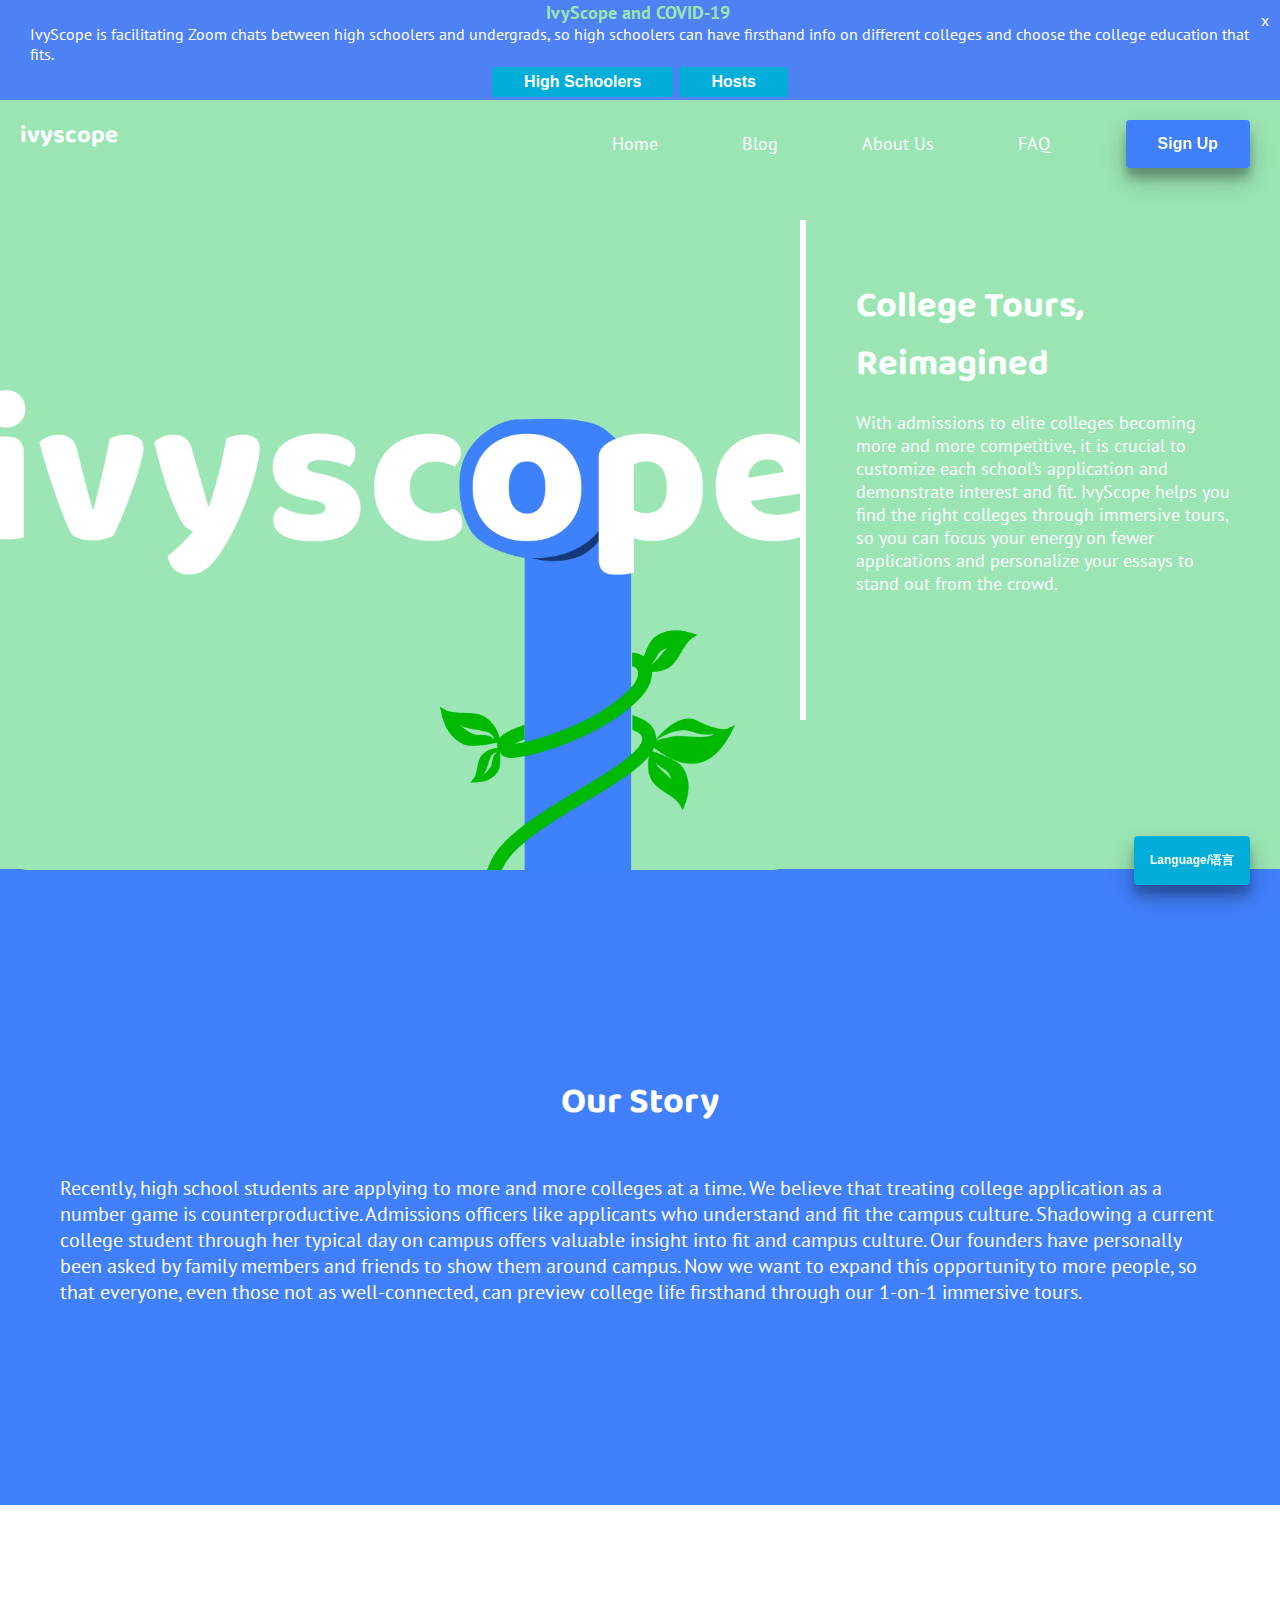
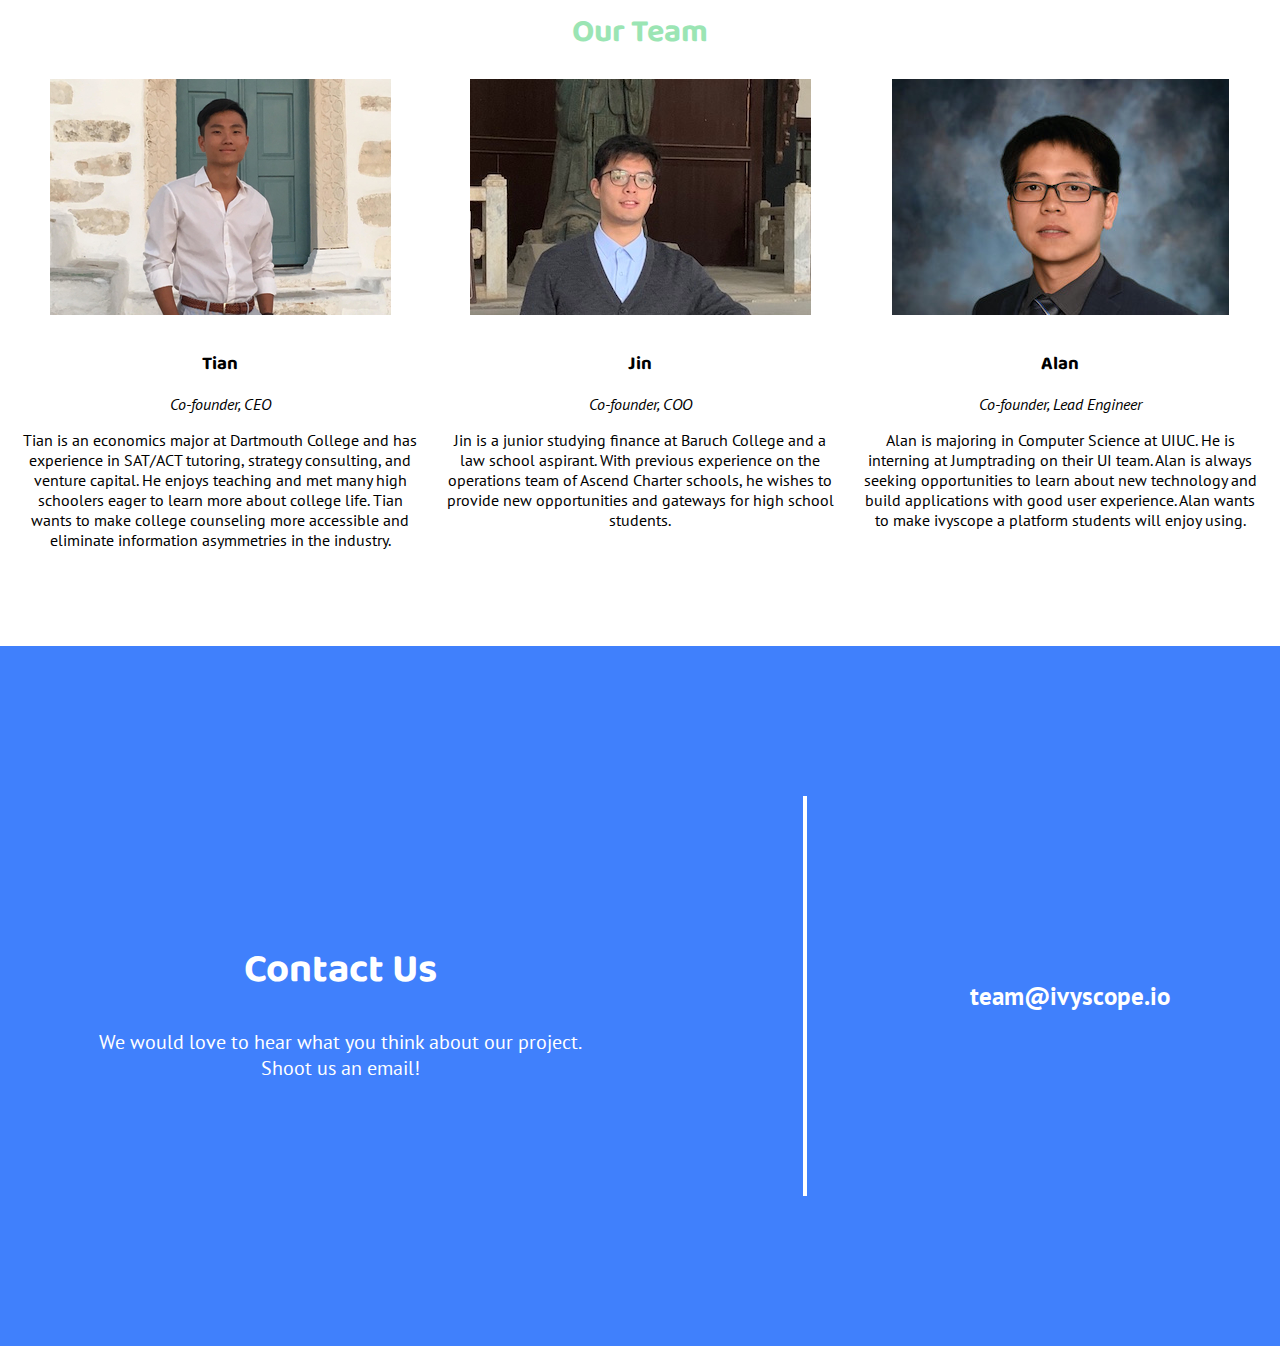
<file: about/index.html>
<!DOCTYPE html>
<html lang="en">
    <head>
        <meta charset="utf-8"/>
        <title>IvyScope</title>
        <meta name="description" content="IvyScope"/>
        <meta name="author" content="Eric Zhang"/>
        <meta content="width=device-width, initial-scale=1" name="viewport" />
        <link rel="icon" type="image/x-icon" href="../favicon.ico" />
        <link rel="stylesheet" href="about.css"/>
        <link rel="stylesheet" href="https://use.fontawesome.com/releases/v5.8.1/css/all.css" integrity="sha384-50oBUHEmvpQ+1lW4y57PTFmhCaXp0ML5d60M1M7uH2+nqUivzIebhndOJK28anvf" crossorigin="anonymous">
        <link href="https://fonts.googleapis.com/css?family=Open+Sans" rel="stylesheet" type="text/css" />
        <link rel="stylesheet" type="text/css" href="https://fonts.googleapis.com/css?family=PT+Sans">
        <link rel="stylesheet" type="text/css" href="https://fonts.googleapis.com/css?family=Baloo">
       
    </head>
    <body>
        <div class="lang-dropdown dropdown">
            <div class="dropdown-content">
                <a id="change_en">English</a>
                <a id="change_ch">中文</a>
            </div>
            <button class="dropbtn">Language/语言</button>
        </div>
        <div class="top_banner">
            <div class="top_banner__title">IvyScope and COVID-19</div> 
            <div>IvyScope is facilitating Zoom chats between high schoolers and undergrads, so high schoolers can have firsthand info on different colleges and choose the college education that fits.</div>
            <div class="top_banner__links"><a href="https://Ivyscope.typeform.com/to/XTy0rN" target="_blank"><button>High Schoolers</button><a href="https://Ivyscope.typeform.com/to/ziVZyy" target="_blank"><button>Hosts</button></a></div>
            <div class="top_banner__close">x</div>        
        </div>
        <div class="navbar">
            <h1><a href="https://ivyscope.io">ivyscope</a></h1>
            <nav>
                <ul>
                    <li><a href="https://ivyscope.io">Home</a></li>
                    <li><a href="https://medium.com/ivyscope" target="_blank">Blog</a></li>
                    <li><a href="https://ivyscope.io/about">About Us</a></li>
                    <li><a target="_blank" href="https://ivyscope.herokuapp.com/faq">FAQ</a></li>
                </ul>
                <a target="_blank" href="https://ivyscope.herokuapp.com/signup"><button type="button" class="signup_button">Sign Up</button></a>
            </nav>
        </div>
        <div class="hamburger">
            <label for="toggle-1">Menu</label>
            <input type="checkbox" id="toggle-1">
        </div>
        <div class="menu">
            <ul>
                <li>Product</li>
                <li>Pricing</li>
                <li>Support</li>
                <li>Sign In</li>
            </ul>
        </div>
        <div class="main_landing" id="home">
            <div class="main_picture">
                <img src="../img/Logo.png"/>
            </div>
            <div class="main_line"></div>
            <div class="main_words">
                <h1>College Tours,</h1>
                <h1>Reimagined</h1>
                <p>With admissions to elite colleges becoming more and more competitive, it is crucial to customize each school’s application and demonstrate interest and fit. IvyScope helps you find the right colleges through immersive tours, so you can focus your energy on fewer applications and personalize your essays to stand out from the crowd.</p>
            </div>
        </div>
        <div class="story">
          <div class="story_title">
            <h1>Our Story</h1>
          </div>
          <div class="story_words">
            <p>Recently, high school students are applying to more and more colleges at a time. We believe that treating college application as a number game is counterproductive. Admissions officers like applicants who understand and fit the campus culture. Shadowing a current college student through her typical day on campus offers valuable insight into fit and campus culture. Our founders have personally been asked by family members and friends to show them around campus. Now we want to expand this opportunity to more people, so that everyone, even those not as well-connected, can preview college life firsthand through our 1-on-1 immersive tours.</p>
          </div>
        </div>
        <div class="collaborate" id="mission">
            <div class="collaborate_words">
                <h1>Our Team</h1>
            </div>
            <div class ="collaborate_pics">
                <div class="card">
                    <img src="../img/Tian.jpg">
                    <h3>Tian</h3>
                    <p class="collaborate_title">Co-founder, CEO</p>
                    <p>Tian is an economics major at Dartmouth College and has experience in SAT/ACT tutoring, strategy consulting, and venture capital. He enjoys teaching and met many high schoolers eager to learn more about college life. Tian wants to make college counseling more accessible and eliminate information asymmetries in the industry.</p>
                </div>
                <div class="card">
                    <img src="../img/Jin.jpeg">
                    <h3>Jin</h3>
                    <p class="collaborate_title">Co-founder, COO</p>
                    <p>Jin is a junior studying finance at Baruch College and a law school aspirant. With previous experience on the operations team of Ascend Charter schools, he wishes to provide new opportunities and gateways for high school students.</p>
                </div>
                <div class="card">
                    <img src="../img/Alan.jpg">
                    <h3>Alan</h3>
                    <p class="collaborate_title">Co-founder, Lead Engineer</p>
                    <p>Alan is majoring in Computer Science at UIUC. He is interning at Jumptrading on their UI team. Alan is always seeking opportunities to learn about new technology and build applications with good user experience. Alan wants to make ivyscope a platform students will enjoy using.</p>
                </div>
            </div>
        </div>
        <div class="try" id="contact">
            <div class="try_left">
              <h1>Contact Us</h1>
              <p>We would love to hear what you think about our project.</p>
              <p>Shoot us an email!</p>
            </div>
            <div class="try_line"></div>
            <div class="try_right">
              <p><a href = "mailto: team@ivyscope.io">team@ivyscope.io</a></p>
            </div>
        </div>
        <script src="../index.js"></script>
    </body>
</html>
</file>
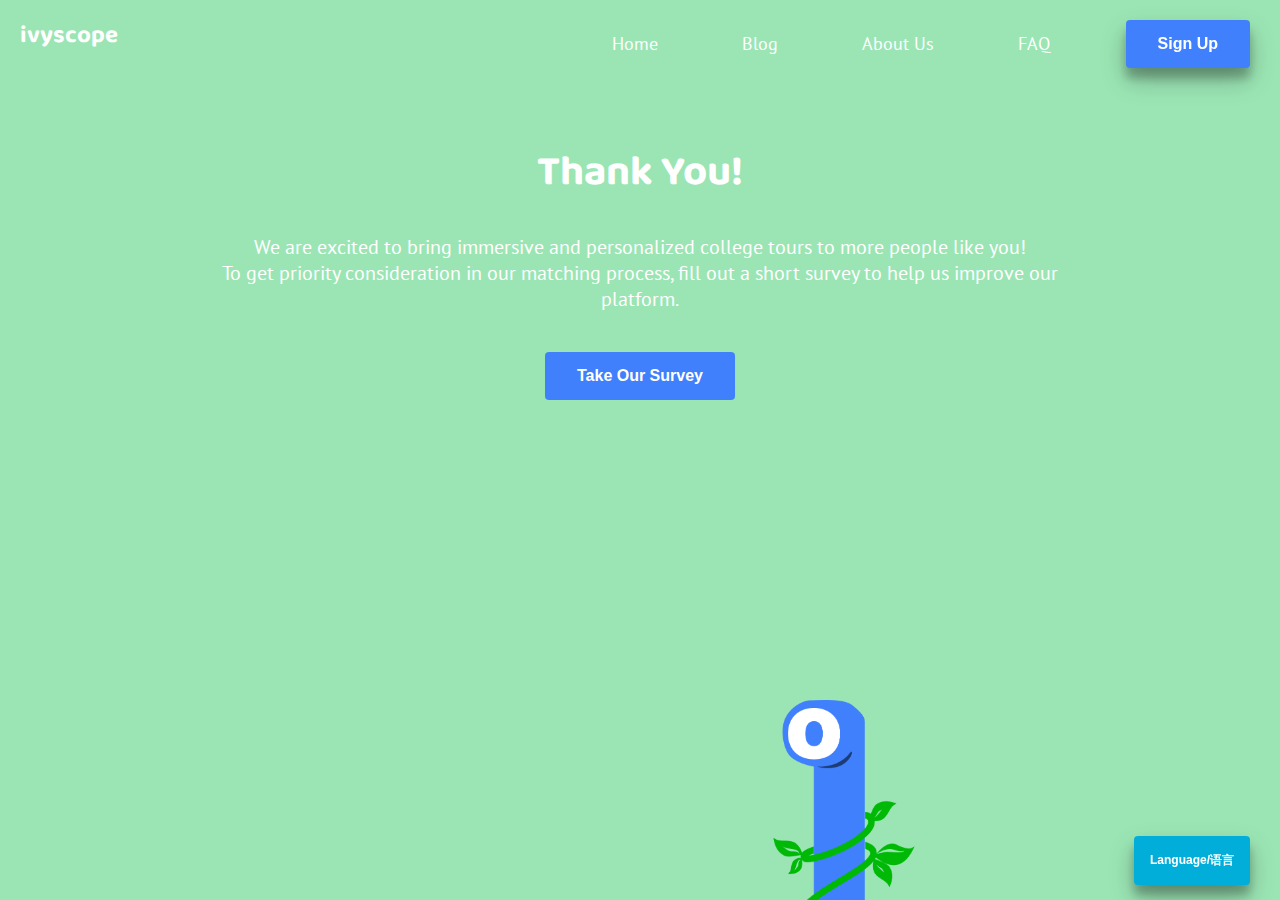
<file: thankyou/index.html>
<!DOCTYPE html>
<html lang="en">
    <head>
        <meta charset="utf-8"/>
        <title>IvyScope</title>
        <meta name="description" content="IvyScope"/>
        <meta name="author" content="Eric Zhang"/>
        <meta content="width=device-width, initial-scale=1" name="viewport" />
        <link rel="icon" type="image/x-icon" href="../favicon.ico" />
        <link rel="stylesheet" href="thankyou.css"/>
        <link rel="stylesheet" href="https://use.fontawesome.com/releases/v5.8.1/css/all.css" integrity="sha384-50oBUHEmvpQ+1lW4y57PTFmhCaXp0ML5d60M1M7uH2+nqUivzIebhndOJK28anvf" crossorigin="anonymous">
        <link href="https://fonts.googleapis.com/css?family=Open+Sans" rel="stylesheet" type="text/css" />
        <link rel="stylesheet" type="text/css" href="https://fonts.googleapis.com/css?family=PT+Sans">
        <link rel="stylesheet" type="text/css" href="https://fonts.googleapis.com/css?family=Baloo">

    </head>
    <body>
      <div class="lang-dropdown dropdown">
        <div class="dropdown-content">
            <a id="change_en">English</a>
            <a id="change_ch">中文</a>
        </div>
        <button class="dropbtn">Language/语言</button>
      </div>
        <div class="navbar">
            <h1><a href="https://ivyscope.io">ivyscope</a></h1>
            <nav>
                <ul>
                    <li><a href="https://ivyscope.io">Home</a></li>
                    <li><a href="https://medium.com/ivyscope" target="_blank">Blog</a></li>
                    <li><a href="https://ivyscope.io/about">About Us</a></li>
                    <li><a target="_blank" href="https://ivyscope.herokuapp.com/faq">FAQ</a></li>
                </ul>
                <a href="https://ivyscope.io/#signup"><button type="button" class="signup_button">Sign Up</button></a>
            </nav>
        </div>
        <div class="hamburger">
            <label for="toggle-1">Menu</label>
            <input type="checkbox" id="toggle-1">
        </div>
        <div class="menu">
            <ul>
                <li>Product</li>
                <li>Pricing</li>
                <li>Support</li>
                <li>Sign In</li>
            </ul>
        </div>
        <div class="main_landing">
          <div class="main_title">
            <h1>Thank You!</h1>
          </div>
          <div class="main_words">
            <p>We are excited to bring immersive and personalized college tours to more people like you!</p>
            <p>To get priority consideration in our matching process, fill out a short survey to help us improve our platform.</p>
          </div>
          <div class="main_button">
            <a target="_blank" rel="noopener noreferrer" href="https://dartmouth.co1.qualtrics.com/jfe/form/SV_0UQ1KyGjtn21YZD"><button type="button">Take Our Survey</button></a>
          </div>
        </div>
        <div class="parascope">
          <img src="../img/Parascope.png" alt="logo"/>
        </div>
        <script src="../change_lang.js"></script>
    </body>
</html>
</file>
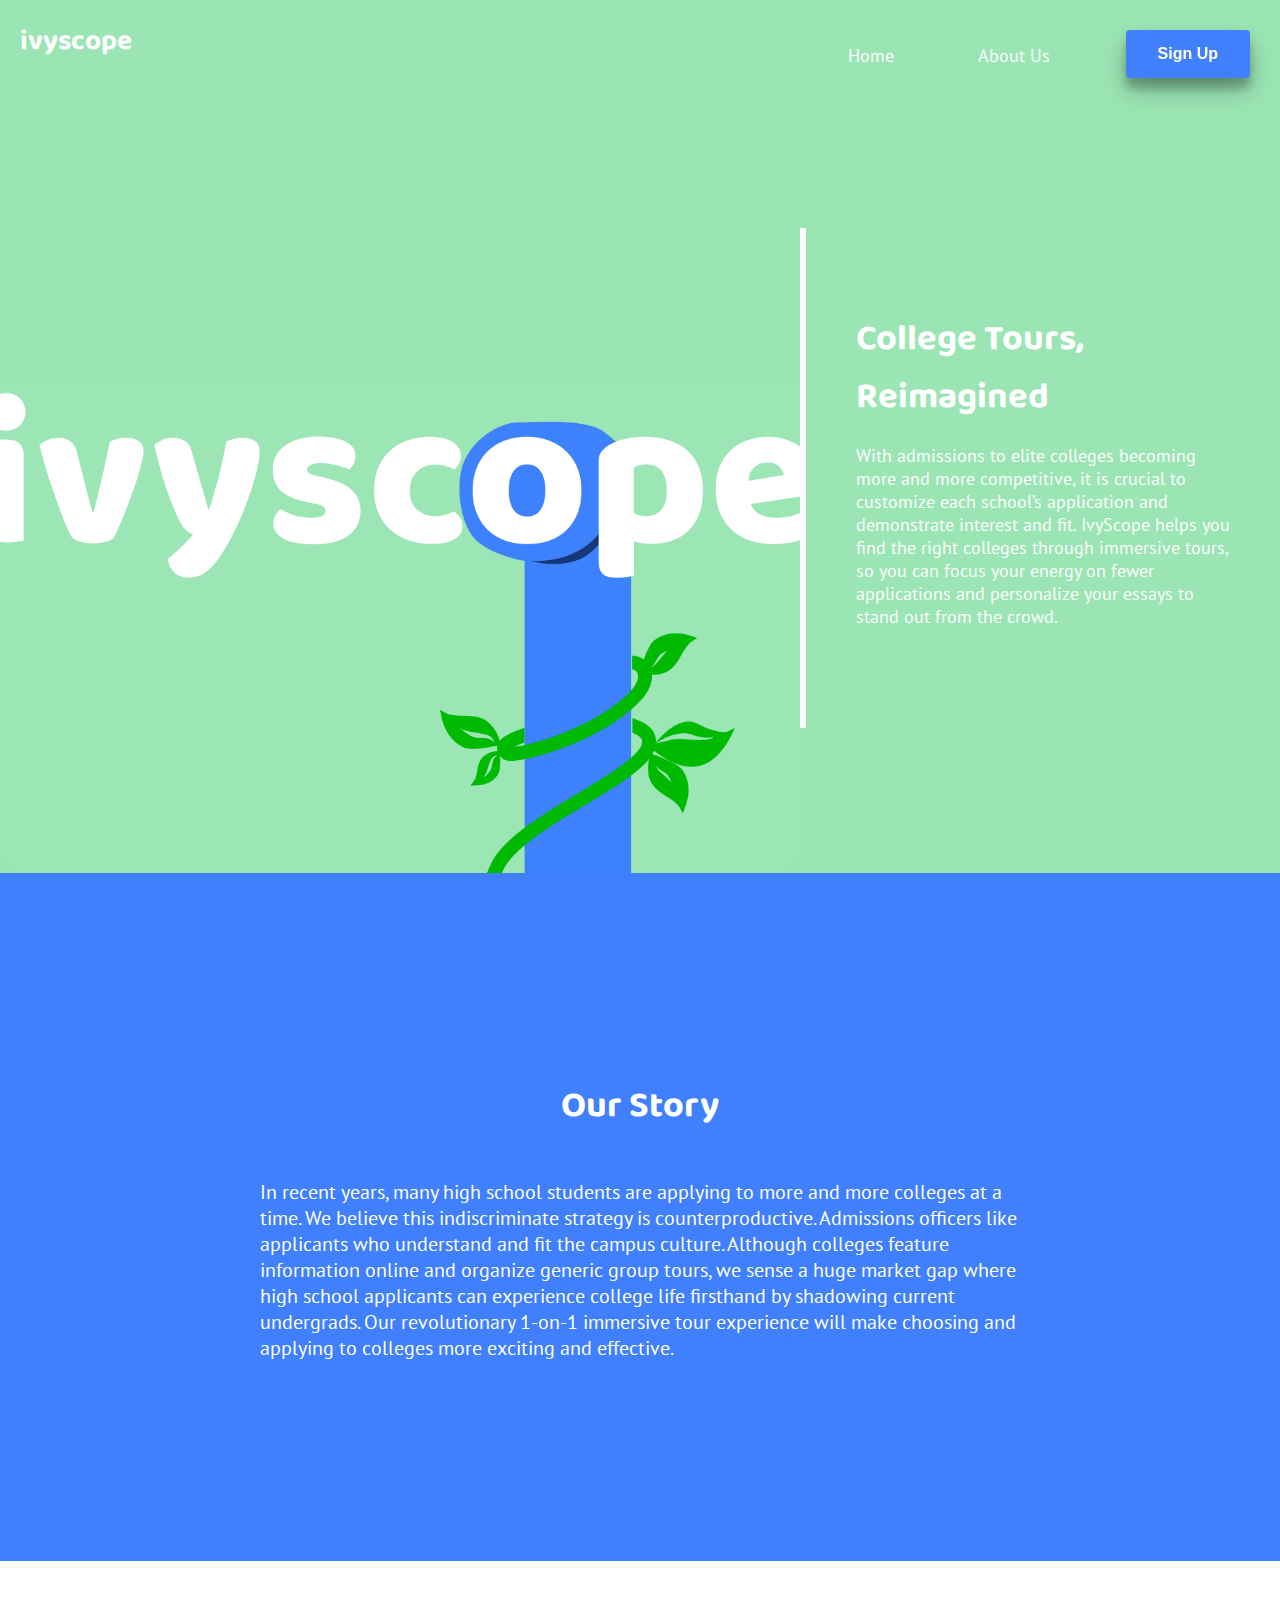
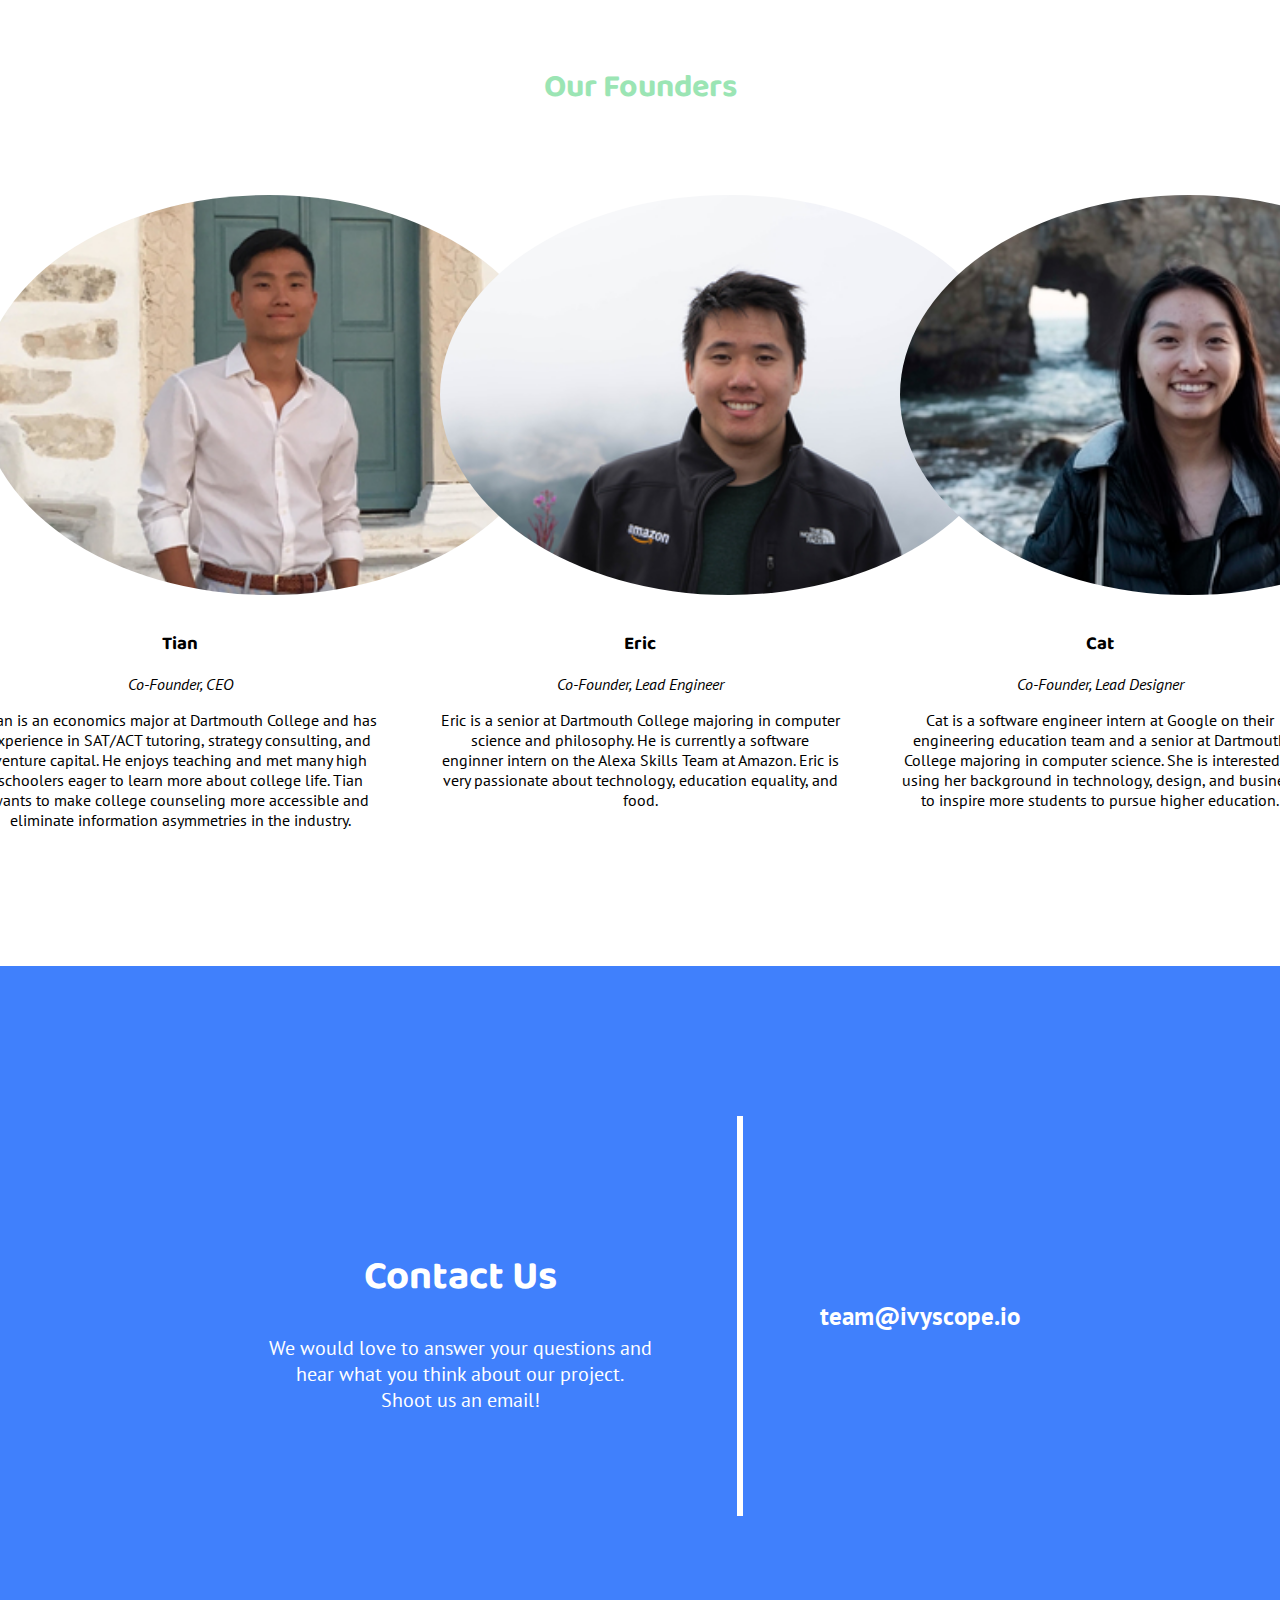
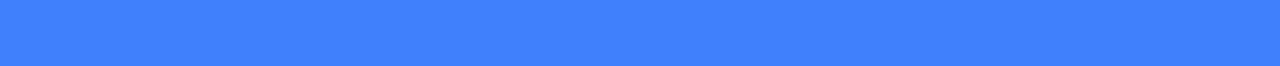
<file: about.html>
<!DOCTYPE html>
<html lang="en">
    <head>
        <meta charset="utf-8"/>
        <title>IvyScope</title>
        <meta name="description" content="IvyScope"/>
        <meta name="author" content="Eric Zhang"/>
        <link rel="icon" type="image/x-icon" href="favicon.ico" />
        <link rel="stylesheet" href="about.css"/>
        <link rel="stylesheet" href="https://use.fontawesome.com/releases/v5.8.1/css/all.css" integrity="sha384-50oBUHEmvpQ+1lW4y57PTFmhCaXp0ML5d60M1M7uH2+nqUivzIebhndOJK28anvf" crossorigin="anonymous">
        <link href="https://fonts.googleapis.com/css?family=Open+Sans" rel="stylesheet" type="text/css" />
        <link rel="stylesheet" type="text/css" href="https://fonts.googleapis.com/css?family=PT+Sans">
        <link rel="stylesheet" type="text/css" href="https://fonts.googleapis.com/css?family=Baloo">
    </head>
    <body>
        <div class="navbar">
            <h1><a href="../index.html">ivyscope</a></h1>
            <nav>
                <ul>
                    <li><a href="../index.html">Home</a></li>
                    <li><a href="about.html">About Us</a></li>
                </ul>
                <a href="../index.html#contact"><button type="button">Sign Up</button></a>
            </nav>
        </div>
        <div class="hamburger">
            <label for="toggle-1">Menu</label>
            <input type="checkbox" id="toggle-1">
        </div>
        <div class="menu">
            <ul>
                <li>Product</li>
                <li>Pricing</li>
                <li>Support</li>
                <li>Sign In</li>
            </ul>
        </div>
        <div class="main_landing" id="home">
            <div class="main_picture">
                <img src="../img/Logo.png"/>
            </div>
            <div class="main_line"></div>
            <div class="main_words">
                <h1>College Tours,</h1>
                <h1>Reimagined</h1>
                <p>With admissions to elite colleges becoming more and more competitive, it is crucial to customize each school’s application and demonstrate interest and fit. IvyScope helps you find the right colleges through immersive tours, so you can focus your energy on fewer applications and personalize your essays to stand out from the crowd.</p>
            </div>
        </div>
        <div class="story">
          <div class="story_title">
            <h1>Our Story</h1>
          </div>
          <div class="story_words">
            <p>In recent years, many high school students are applying to more and more colleges at a time. We believe this indiscriminate strategy is counterproductive. Admissions officers like applicants who understand and fit the campus culture. Although colleges feature information online and organize generic group tours, we sense a huge market gap where high school applicants can experience college life firsthand by shadowing current undergrads. Our revolutionary 1-on-1 immersive tour experience will make choosing and applying to colleges more exciting and effective.</p>
          </div>
        </div>
        <div class="collaborate" id="mission">
            <div class="collaborate_words">
                <h1>Our Founders</h1>
            </div>
            <div class ="collaborate_pics">
                <div class="coffee">
                    <img src="../img/Tian.jpg">
                    <h3>Tian</h3>
                    <p class="collaborate_title">Co-Founder, CEO</p>
                    <p>Tian is an economics major at Dartmouth College and has experience in SAT/ACT tutoring, strategy consulting, and venture capital. He enjoys teaching and met many high schoolers eager to learn more about college life. Tian wants to make college counseling more accessible and eliminate information asymmetries in the industry.</p>
                </div>
                <div class="train">
                    <img src="../img/Eric.jpg">
                    <h3>Eric</h3>
                    <p class="collaborate_title">Co-Founder, Lead Engineer</p>
                    <p>Eric is a senior at Dartmouth College majoring in computer science and philosophy. He is currently a software enginner intern on the Alexa Skills Team at Amazon. Eric is very passionate about technology, education equality, and food.</p>
                </div>
                <div class="camera">
                    <img src="../img/Cat.JPG">
                    <h3>Cat</h3>
                    <p class="collaborate_title">Co-Founder, Lead Designer</p>
                    <p>Cat is a software engineer intern at Google on their engineering education team and a senior at Dartmouth College majoring in computer science. She is interested in using her background in technology, design, and business to inspire more students to pursue higher education.</p>
                </div>
            </div>
        </div>
        <div class="try" id="contact">
            <div class="try_left">
              <h1>Contact Us</h1>
              <p>We would love to answer your questions and hear what you think about our project.</p>
              <p>Shoot us an email!</p>
            </div>
            <div class="try_line"></div>
            <div class="try_right">
              <p><a href = "mailto: team@ivyscope.io">team@ivyscope.io</a></p>
            </div>
        </div>
    </body>
</html>
</file>
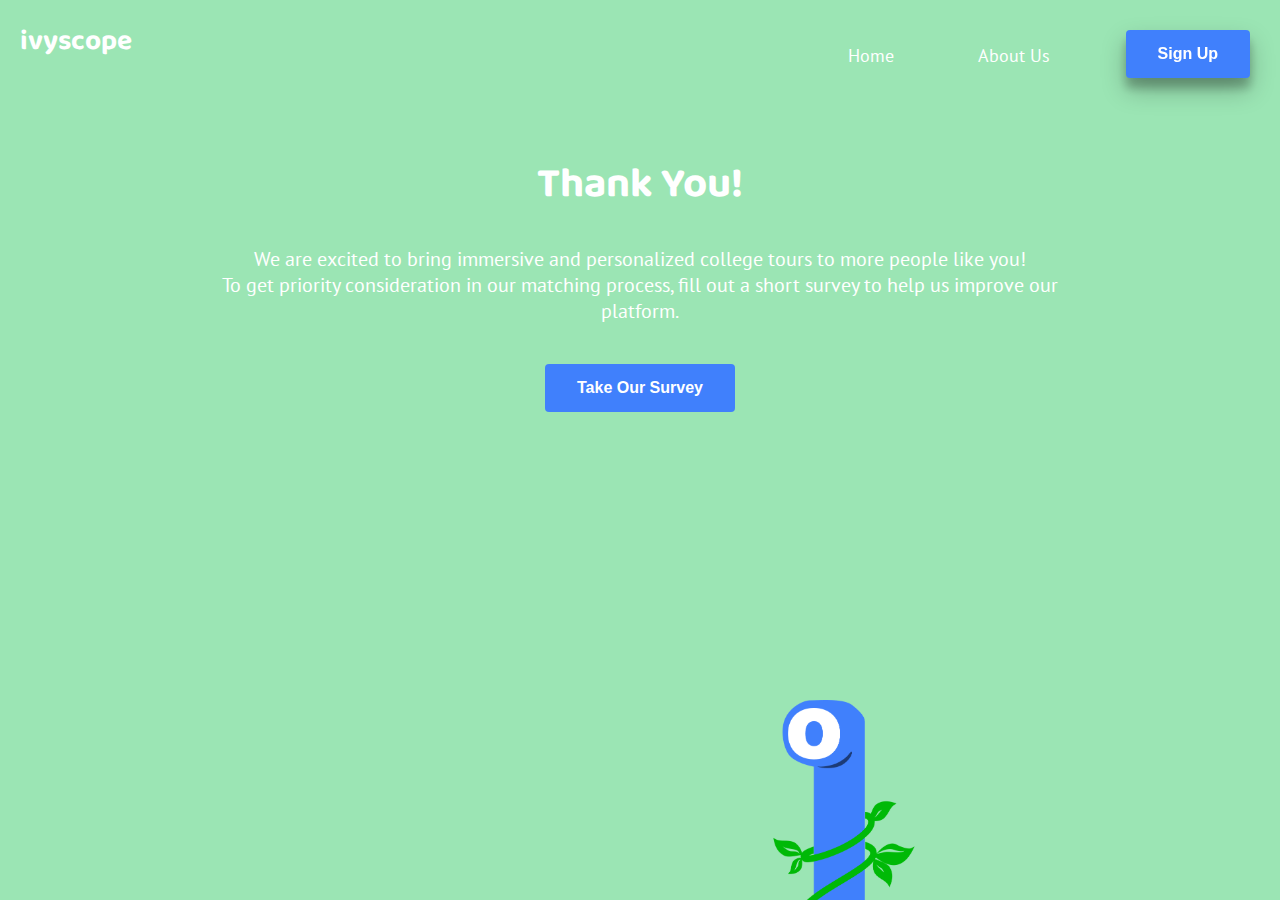
<file: thankyou.html>
<!DOCTYPE html>
<html lang="en">
    <head>
        <meta charset="utf-8"/>
        <title>IvyScope</title>
        <meta name="description" content="IvyScope"/>
        <meta name="author" content="Eric Zhang"/>
        <link rel="icon" type="image/x-icon" href="favicon.ico" />
        <link rel="stylesheet" href="thankyou.css"/>
        <link rel="stylesheet" href="https://use.fontawesome.com/releases/v5.8.1/css/all.css" integrity="sha384-50oBUHEmvpQ+1lW4y57PTFmhCaXp0ML5d60M1M7uH2+nqUivzIebhndOJK28anvf" crossorigin="anonymous">
        <link href="https://fonts.googleapis.com/css?family=Open+Sans" rel="stylesheet" type="text/css" />
        <link rel="stylesheet" type="text/css" href="https://fonts.googleapis.com/css?family=PT+Sans">
        <link rel="stylesheet" type="text/css" href="https://fonts.googleapis.com/css?family=Baloo">
    </head>
    <body>
        <div class="navbar">
            <h1><a href="../index.html">ivyscope</a></h1>
            <nav>
                <ul>
                    <li><a href="../index.html">Home</a></li>
                    <li><a href="../about/about.html">About Us</a></li>
                </ul>
                <a href="../index.html#contact"><button type="button">Sign Up</button></a>
            </nav>
        </div>
        <div class="hamburger">
            <label for="toggle-1">Menu</label>
            <input type="checkbox" id="toggle-1">
        </div>
        <div class="menu">
            <ul>
                <li>Product</li>
                <li>Pricing</li>
                <li>Support</li>
                <li>Sign In</li>
            </ul>
        </div>
        <div class="main_landing">
          <div class="main_title">
            <h1>Thank You!</h1>
          </div>
          <div class="main_words">
            <p>We are excited to bring immersive and personalized college tours to more people like you!</p>
            <p>To get priority consideration in our matching process, fill out a short survey to help us improve our platform.</p>
          </div>
          <div class="main_button">
            <a target="_blank" rel="noopener noreferrer" href="https://dartmouth.co1.qualtrics.com/jfe/form/SV_0UQ1KyGjtn21YZD"><button type="button">Take Our Survey</button></a>
          </div>
        </div>
        <div class="parascope">
          <img src="../img/Parascope.png" alt="logo"/>
        </div>
    </body>
</html>
</file>
<file: about/about.css>
body {
  margin: 0;
  padding: 0;
  font-family: "PT Sans";
  display: flexbox;
}

ul {
  list-style-type: none;
}

a {
  text-decoration: none;
  color: lightblue;
}

.top_banner {
  display: flex;
  flex-direction: column;
  justify-content: center;
  align-items: center;
  height: 100px;
  padding: 0 30px;
  background-color: #4e82f4;
  color: white;
}

.top_banner__title {
  color: #9be5b4;
  font-size: 18px;
  font-weight: bold;
  margin-right: 5px;
}

.top_banner__links {
  display: flex;
  flex-direction: row;
  align-items: center;
  justify-content: center;
  flex-wrap: wrap;
}

.top_banner__links button {
  height: 20px;
  line-height: 0px;
  background-color: #01aeda;
  margin: 3px 3px;
}

.top_banner__close {
  position: absolute;
  top: 5px;
  right: 5px;
  display: flex;
  justify-content: center;
  align-content: center;
  padding: 5px;
  height: 10px;
  width: 10px;
  cursor: pointer;
  user-select: none;
}

.hamburger,
.menu,
.menu ul {
  background-color: #9be5b4;
  margin: 0px;
  opacity: 0;
  height: 0px;
}

.navbar {
  background-color: #9be5b4;
  display: flex;
  flex-direction: row;
  justify-content: flex-end;
  align-items: center;
  padding-right: 150px;
  margin: 0;
  border-radius: 0;
}

.navbar button {
  box-shadow: 0 12px 24px rgba(0, 0, 0, 0.25), 0 10px 10px rgba(0, 0, 0, 0.22);
  position: fixed;
  margin-left: auto;
  top: 120px;
  right: 30px;
}

.navbar h1 {
  margin-right: auto;
  margin-left: 20px;
  color: white;
  font-size: 24px;
}

.navbar a {
  color: white;
}

.navbar li a:hover {
  opacity: 0.5;
  transition-timing-function: linear;
  transition-duration: 0.5s;
}

.navbar button:hover {
  opacity: 1;
}

nav {
  align-self: flex-end;
}

nav li {
  display: inline;
  align-self: flex-end;
  margin-right: 80px;
  font-size: 18px;
}

nav li a {
  color: white;
}

nav li a:hover {
  opacity: 0.5;
  transition-timing-function: linear;
  transition-duration: 0.5s;
}

button {
  background-color: #4080fc;
  border: none;
  color: white;
  padding: 15px 32px;
  text-align: center;
  font-size: 16px;
  border-radius: 4px;
  font-weight: bold;
  cursor: pointer;
}

button:hover {
  box-shadow: 0 12px 24px rgba(0, 0, 0, 0.25), 0 10px 10px rgba(0, 0, 0, 0.22);
}

.try button {
  background-color: #9be5b4;
  padding: 15px 50px;
}

.main_landing {
  color: white;
  background-color: #9be5b4;
  display: flex;
  justify-content: center;
  align-items: center;
  flex-direction: row;
  padding: 0;
  padding-bottom: 0px;
  padding-right: 50px;
}

.main_picture {
  height: 698px;
}

.main_picture img {
  margin-top: 209px;
  width: 800px;
  height: auto;
}

.main_landing h1 {
  font-size: 36px;
  margin: 0;
}

h1 {
  font-family: "Baloo";
}

.main_words {
  padding-left: 50px;
  width: 400px;
  margin-bottom: 150px;
}

.main_words p {
  font-size: 18px;
}

.main_line {
  border-left: 6px solid white;
  height: 500px;
  margin-bottom: 100px;
}

.story {
  color: white;
  background-color: #4080fc;
  display: flex;
  flex-direction: column;
  justify-content: center;
  align-items: center;
  text-align: left;
  padding-top: 180px;
  padding-bottom: 180px;
  padding-right: 60px;
  padding-left: 60px;
  font-size: 20px;
}

.story h1 {
  font-size: 36px;
}

.collaborate {
  color: black;
  background-color: white;
  display: flex;
  flex-direction: column;
  justify-content: center;
  align-items: center;
  text-align: center;
  padding-top: 80px;
  padding-bottom: 80px;
}

.collaborate_words {
  color: #9be5b4;
}

.collaborate_pics {
  display: flex;
  flex-direction: row;
  flex-wrap: wrap;
  align-items: space-around;
}
.collaborate_pics .card {
  width: 400px;
  padding: 0 10px;
}

.collaborate h3 {
  font-family: "Baloo";
}

.collaborate_pics h3 {
  margin: 0;
  margin-top: 30px;
  margin-bottom: 15px;
}

.collaborate_pics p {
  margin-top: 0;
  text-align: center;
}

.collaborate_title {
  font-style: italic;
}

/* .collaborate_pics .coffee {
  width: 400px;
  padding-top: 20px;
} */

/* .collaborate_pics {
  display: flex;
  flex-direction: row;
  justify-content: center;
  align-items: center;
  padding: 40px 0px 40px 0px;
} */

.try {
  display: flex;
  justify-content: space-between;
  align-items: center;
  flex-direction: row;
  padding-top: 150px;
  padding-bottom: 150px;
  padding-left: 40px;
  padding-right: 30px;
  color: white;
  background-color: #4080fc;
  font-size: 20px;
}

.try_line {
  border-left: 4px solid white;
  height: 400px;
}

.try_left {
  text-align: center;
  width: 600px;
}

.try_left p {
  margin: 0;
}

.try_right a {
  color: white;
}

.try_right {
  text-align: center;
  padding-right: 80px;
}

.try_right a:hover {
  opacity: 0.5;
  transition-timing-function: linear;
  transition-duration: 0.5s;
}

.try_right p {
  font-weight: bold;
  font-size: 25px;
}

.main_words,
.try_left,
.try_right {
  -webkit-animation: fadein 3s; /* Safari, Chrome and Opera > 12.1 */
  -moz-animation: fadein 3s; /* Firefox < 16 */
  -ms-animation: fadein 3s; /* Internet Explorer */
  -o-animation: fadein 3s; /* Opera < 12.1 */
  animation: fadein 3s;
}

.lang-dropdown {
  position: fixed;
  right: 30px;
  bottom: 15px;
  z-index: 10;
}

.lang-dropdown > button {
  background-color: #01aeda;
  box-shadow: 0 12px 24px rgba(0, 0, 0, 0.25), 0 10px 10px rgba(0, 0, 0, 0.22);
  color: white;
  padding: 16px;
  font-size: 12px;
  border: none;
  outline: none;
  cursor: pointer;
}

.dropdown-content {
  display: none;
  position: absolute;
  bottom: 48px;
  background-color: #f9f9f9;
  min-width: 119px;
  box-shadow: 0px 8px 16px 0px rgba(0, 0, 0, 0.2);
  z-index: 1;
}

.dropdown-content a {
  color: black;
  padding: 12px 16px;
  text-decoration: none;
  display: block;
  cursor: pointer;
}

.dropdown-content a:hover {
  background-color: #f1f1f1;
}

.dropdown:hover .dropbtn {
  background-color: #4080fc;
}

@media only screen and (max-width: 1110px) {
  .main_picture img {
    margin-top: 211px;
  }
}

@media only screen and (max-width: 640px) {
  .top_banner {
    height: 150px;
    font-size: 12px;
  }

  .top_banner__links button {
    font-size: 12px;
    margin: 2px 2px;
  }

  .navbar {
    padding: 0;
    padding-right: 100px;
  }
  .navbar h1 {
    margin-left: 5px;
    font-size: 16px;
  }
  .navbar li {
    font-size: 12px;
    margin-right: 0;
    padding-right: 20px;
  }
  .navbar button {
    padding: 8px 16px;
    font-size: 12px;
    right: 10px;
    top: 165px;
  }

  .lang-dropdown {
    right: 10px;
  }

  .lang-dropdown button {
    padding: 8px 16px;
    font-size: 12px;
  }
  .dropdown-content {
    bottom: 32px;
  }
  .main_landing {
    padding: 0;
    width: 100%;
    flex-direction: column;
  }
  .main_picture {
    padding-bottom: 0;
    margin-bottom: 0;
  }
  .main_picture img {
    width: 100%;
    padding: 0;
    margin-top: 60px;
    margin-bottom: 0;
  }
  .main_words {
    margin-top: 20px;
    padding: 0;
    width: 80%;
    margin-bottom: 150px;
  }
  .main_words h1 {
    font-size: 30px;
  }
  .main_words p {
    font-size: 16px;
  }
  .main_landing button {
    margin-top: 30px;
    margin-bottom: 80px;
  }
  .main_picture {
    height: auto;
  }
  .main_line {
    display: none;
  }
  .story {
    padding-top: 160px;
    padding-bottom: 160px;
    padding-right: 50px;
    padding-left: 50px;
  }
  .story_title {
    font-size: 30px;
  }
  .story_words {
    font-size: 16px;
    text-align: left;
  }
  .collaborate_words h1 {
    font-size: 30px;
  }

  .collaborate_pics p {
    font-size: 12px;
    padding-right: 60px;
    padding-left: 60px;
    text-align: left;
  }
  .collaborate_pics img {
    width: 300px;
  }
  .try {
    padding: 20px;
    padding-top: 160px;
    padding-bottom: 160px;
    flex-direction: column;
  }
  .try p {
    margin: 0;
    font-size: 16px;
    text-align: center;
  }
  .try_left {
    margin-bottom: 26.8px;
    width: 100%;
  }
  .try_line {
    display: none;
  }
}

@keyframes fadein {
  from {
    opacity: 0;
  }
  to {
    opacity: 1;
  }
}

/* Firefox < 16 */
@-moz-keyframes fadein {
  from {
    opacity: 0;
  }
  to {
    opacity: 1;
  }
}

/* Safari, Chrome and Opera > 12.1 */
@-webkit-keyframes fadein {
  from {
    opacity: 0;
  }
  to {
    opacity: 1;
  }
}

/* Internet Explorer */
@-ms-keyframes fadein {
  from {
    opacity: 0;
  }
  to {
    opacity: 1;
  }
}

/* Opera < 12.1 */
@-o-keyframes fadein {
  from {
    opacity: 0;
  }
  to {
    opacity: 1;
  }
}
</file>
<file: thankyou/thankyou.css>
body {
    margin: 0;
    padding: 0;
    font-family: "PT Sans";
    display: flexbox;
    background-color: #9BE5B4;
}

ul {
    list-style-type: none;
}

a {
    text-decoration: none;
    color: lightblue;
}




.hamburger, .menu, .menu ul {
    background-color: #9BE5B4;
    margin: 0px;
    opacity: 0;
    height: 0px;
}

.navbar {
    background-color: #9BE5B4;
    display: flex;
    flex-direction: row;
    justify-content: flex-end;
    align-items: center;
    padding-right: 150px;
}

.navbar button {
  box-shadow: 0 12px 24px rgba(0,0,0,0.25), 0 10px 10px rgba(0,0,0,0.22);
  position: fixed;
  margin-left: auto;
  top: 20px;
  right: 30px;
}

.navbar h1 {
    margin-right: auto;
    margin-left: 20px;
    color: white;
    font-size: 24px;
}

.navbar a {
  color: white;
}

.navbar li a:hover {
  opacity: 0.5;
  transition-timing-function: linear;
  transition-duration: 0.5s;
}

nav {
    align-self: flex-end;
}

nav li {
    display: inline;
    align-self: flex-end;
    margin-right: 80px;
    font-size: 18px;
}

nav li a {
    color: white;
}

nav li a:hover{
    opacity: 0.5;
    transition-timing-function: linear;
    transition-duration: 0.5s;
}

.navbar button:hover {
  opacity: 1;
}

button {
    background-color: #4080FC;
    border: none;
    color: white;
    padding: 15px 32px;
    text-align: center;
    font-size: 16px;
    border-radius: 4px;
    cursor: pointer;
    font-weight: bold;
}

button:hover {
    box-shadow: 0 12px 24px rgba(0,0,0,0.25), 0 10px 10px rgba(0,0,0,0.22);
    transition-duration: 0.5s;
}

.main_landing {
    color: white;
    background-color: #9BE5B4;
    display: flex;
    align-items: center;
    flex-direction: column;
    padding: 40px 200px 35px 200px;
    margin-top: 0;
    text-align: center;
}

.main_words {
  font-size: 20px;
  margin-bottom: 40px;
}

.main_words p {
  margin: 0;
}

.main_landing h1 {
  font-size: 42px;
}

h1 {
  font-family: "Baloo";
}

.parascope {
   position: fixed;
   bottom: 0px;
   left: 60%;
   height: 200px;
   overflow: hidden;
}

.parascope img {
  width: 150px;
}

.main_button {
    -webkit-animation: fadein 3s; /* Safari, Chrome and Opera > 12.1 */
       -moz-animation: fadein 3s; /* Firefox < 16 */
        -ms-animation: fadein 3s; /* Internet Explorer */
         -o-animation: fadein 3s; /* Opera < 12.1 */
            animation: fadein 3s;
}

.lang-dropdown{
  position: fixed;
  right:30px;
  bottom:15px;
  z-index: 10;
  
}
.lang-dropdown>button{
  background-color: #01AEDA;
}

.dropbtn {
  box-shadow: 0 12px 24px rgba(0,0,0,0.25), 0 10px 10px rgba(0,0,0,0.22);
  color: white;
  padding: 16px;
  font-size: 12px;
  border: none;
  outline:none;
  cursor: pointer;
}

.dropdown-content {
  display: none;
  position: absolute;
  bottom: 48px;
  background-color: #f9f9f9;
  min-width: 118px;
  box-shadow: 0px 8px 16px 0px rgba(0,0,0,0.2);
  z-index: 1;
}

.dropdown-content a {
  color: black;
  padding: 12px 16px;
  text-decoration: none;
  display: block;
  cursor: pointer;
}

.dropdown-content a:hover {background-color: #f1f1f1}

.dropdown:hover .dropdown-content {
  display: block;
}

.dropdown:hover .dropbtn {
  background-color: #4080FC;
}

@media only screen and (max-width: 640px) {
    .lang-dropdown {
      right: 10px;
    }
    .navbar {
      padding: 0;
      padding-right: 100px;
    }
    .navbar h1 {
      margin-left: 5px;
      font-size: 20px;
    }
    .navbar li {
      font-size: 12px;
      margin-right: 0;
      padding-right: 20px;
    }
    .navbar button {
      padding: 8px 16px;
      font-size: 12px;
      right: 10px;
    }
    .main_landing {
      margin-top: 80px;
      padding: 0;
      padding-right: 40px;
      padding-left: 40px;
      margin-bottom: 150px;
    }
    .parascope img {
      width: 100px;
    }
}

@keyframes fadein {
    from { opacity: 0; }
    to   { opacity: 1; }
}

/* Firefox < 16 */
@-moz-keyframes fadein {
    from { opacity: 0; }
    to   { opacity: 1; }
}

/* Safari, Chrome and Opera > 12.1 */
@-webkit-keyframes fadein {
    from { opacity: 0; }
    to   { opacity: 1; }
}

/* Internet Explorer */
@-ms-keyframes fadein {
    from { opacity: 0; }
    to   { opacity: 1; }
}

/* Opera < 12.1 */
@-o-keyframes fadein {
    from { opacity: 0; }
    to   { opacity: 1; }
}
</file>
<file: about.css>
body {
    margin: 0;
    padding: 0;
    font-family: "PT Sans";
    display: flexbox;
}

ul {
    list-style-type: none;
}

a {
    text-decoration: none;
    color: lightblue;
}

.hamburger, .menu, .menu ul {
    background-color: #9BE5B4;
    margin: 0px;
    opacity: 0;
    height: 0px;
}

.navbar {
    background-color: #9BE5B4;
    display: flex;
    flex-direction: row;
    justify-content: flex-end;
    align-items: center;
    padding-right: 150px;
}

.navbar button {
  box-shadow: 0 12px 24px rgba(0,0,0,0.25), 0 10px 10px rgba(0,0,0,0.22);
  position: fixed;
  margin-left: auto;
  top: 30px;
  right: 30px;
}

.navbar h1 {
    margin-right: auto;
    margin-left: 20px;
    color: white;
    font-size: 28px;
}

.navbar a {
  color: white;
}

.navbar a:hover {
  color: #4080FC;
}

nav {
    align-self: flex-end;
}

nav li {
    display: inline;
    align-self: flex-end;
    margin-right: 80px;
    font-size: 18px;
}

nav li a {
    color: white;
}

nav li a:hover{
    color: #4080FC;
    opacity: 0.8;
    transition-timing-function: linear;
    transition-duration: 0.5s;
}

button {
    background-color: #4080FC;
    border: none;
    color: white;
    padding: 15px 32px;
    text-align: center;
    font-size: 16px;
    border-radius: 4px;
    font-weight: bold;
    cursor: pointer;
}

button:hover {
    box-shadow: 0 12px 24px rgba(0,0,0,0.25), 0 10px 10px rgba(0,0,0,0.22);
}

.try button {
  background-color: #9BE5B4;
  padding: 15px 50px;
}

.main_landing {
    color: white;
    background-color: #9BE5B4;
    display: flex;
    justify-content: center;
    align-items: center;
    flex-direction: row;
    padding: 0;
    padding-bottom:0px;
    padding-right: 50px;
}

.main_picture {
  height: 790px;
}

.main_picture img {
  margin-top: 300px;
  width: 800px;
  height: auto;
}

.main_landing h1 {
  font-size: 36px;
  margin: 0;
}

h1 {
  font-family: "Baloo";
}

.main_words {
    padding-left: 50px;
    width: 400px;
}

.main_words p {
  font-size: 18px;
}

.main_line {
  border-left: 6px solid white;
  height: 500px;
}

.story {
  color: white;
  background-color: #4080FC;
  display: flex;
  flex-direction: column;
  justify-content: center;
  align-items: center;
  text-align: left;
  padding-top: 180px;
  padding-bottom: 180px;
  padding-right: 260px;
  padding-left: 260px;
  font-size: 20px;
}

.story h1 {
  font-size: 36px;
}

.collaborate {
    color: black;
    background-color: white;
    display: flex;
    flex-direction: column;
    justify-content: center;
    align-items: center;
    text-align: center;
    padding-top: 80px;
    padding-bottom: 80px;
}

.collaborate h3 {
  font-family: "Baloo";
}

.collaborate_words {
  color: #9BE5B4;
}

.collaborate_pics h3 {
  margin: 0;
  margin-top: 30px;
  margin-bottom: 15px;
}

.collaborate_pics p {
  margin-top: 0;
  text-align: center;
}

.collaborate_title {
   font-style: italic;
}

.collaborate_pics .coffee {
    width: 400px;
    padding-top: 20px;
}

.coffee img, .train img, .camera img {
  height: 400px;
  border-radius: 50%;
}

.collaborate_pics .train {
    width: 400px;
    padding-right: 60px;
    padding-left: 60px;
}

.collaborate_pics .camera {
    width: 400px;
}

.collaborate_pics {
    display: flex;
    flex-direction: row;
    justify-content: center;
    align-items: center;
    padding: 40px 0px 40px 0px;
}

.try {
    display: flex;
    justify-content: space-between;
    align-items: center;
    flex-direction: row;
    padding: 150px;
    padding-left: 260px;
    padding-right: 260px;
    color: white;
    background-color: #4080FC;
    font-size: 20px;
}

.try_line {
  border-left: 6px solid white;
  height: 400px;
}

.try_left {
  text-align: center;
  width: 400px;
}

.try_left p {
  margin: 0;
}

.try_right a {
  color: white;
}

.try_right a:hover {
  color: #9BE5B4;
}

.try_right p {
  font-weight: bold;
  font-size: 25px;
}

input {
    width: 300px;
    height: 60px;
    margin: 5px;
}

.main_words, .try_left, .try_right {
    -webkit-animation: fadein 3s; /* Safari, Chrome and Opera > 12.1 */
       -moz-animation: fadein 3s; /* Firefox < 16 */
        -ms-animation: fadein 3s; /* Internet Explorer */
         -o-animation: fadein 3s; /* Opera < 12.1 */
            animation: fadein 3s;
}

@keyframes fadein {
    from { opacity: 0; }
    to   { opacity: 1; }
}

/* Firefox < 16 */
@-moz-keyframes fadein {
    from { opacity: 0; }
    to   { opacity: 1; }
}

/* Safari, Chrome and Opera > 12.1 */
@-webkit-keyframes fadein {
    from { opacity: 0; }
    to   { opacity: 1; }
}

/* Internet Explorer */
@-ms-keyframes fadein {
    from { opacity: 0; }
    to   { opacity: 1; }
}

/* Opera < 12.1 */
@-o-keyframes fadein {
    from { opacity: 0; }
    to   { opacity: 1; }
}

@media only screen and (max-width: 640px) {
    .navbar {
        display: none;
    }
    .main_landing img{
        display: none;
    }
    .collaborate_pics {
        flex-direction: column;
    }
    .hamburger{
        background-color: black;
        color: white;
        opacity: 100;
        height: 10px;
        font-size: 20px;
        padding: 10px;
    }
    .hamburger input {
        opacity: 0;
        height: 0px;
    }
    input[type=checkbox]:checked ~ div {
        height: 50px;
        background-color: red;
        color: white;
    }
}
</file>
<file: thankyou.css>
body {
    margin: 0;
    padding: 0;
    font-family: "PT Sans";
    display: flexbox;
    background-color: #9BE5B4;
}

ul {
    list-style-type: none;
}

a {
    text-decoration: none;
    color: lightblue;
}

.hamburger, .menu, .menu ul {
    background-color: #9BE5B4;
    margin: 0px;
    opacity: 0;
    height: 0px;
}

.navbar {
    background-color: #9BE5B4;
    display: flex;
    flex-direction: row;
    justify-content: flex-end;
    align-items: center;
    padding-right: 150px;
}

.navbar button {
  box-shadow: 0 12px 24px rgba(0,0,0,0.25), 0 10px 10px rgba(0,0,0,0.22);
  position: fixed;
  margin-left: auto;
  top: 30px;
  right: 30px;
}

.navbar h1 {
    margin-right: auto;
    margin-left: 20px;
    color: white;
    font-size: 28px;
}

.navbar a {
  color: white;
}

.navbar a:hover {
  color: #4080FC;
}

nav {
    align-self: flex-end;
}

nav li {
    display: inline;
    align-self: flex-end;
    margin-right: 80px;
    font-size: 18px;
}

nav li a {
    color: white;
}

nav li a:hover{
    color: #4080FC;
    opacity: 0.8;
    transition-timing-function: linear;
    transition-duration: 0.5s;
}

button {
    background-color: #4080FC;
    border: none;
    color: white;
    padding: 15px 32px;
    text-align: center;
    font-size: 16px;
    border-radius: 4px;
    cursor: pointer;
    font-weight: bold;
}

button:hover {
    box-shadow: 0 12px 24px rgba(0,0,0,0.25), 0 10px 10px rgba(0,0,0,0.22);
    transition-duration: 0.5s;
}

.main_landing {
    color: white;
    background-color: #9BE5B4;
    display: flex;
    align-items: center;
    flex-direction: column;
    padding: 40px 200px 35px 200px;
    margin-top: 0;
    text-align: center;
}

.main_words {
  font-size: 20px;
  margin-bottom: 40px;
}

.main_words p {
  margin: 0;
}

.main_landing h1 {
  font-size: 42px;
}

h1 {
  font-family: "Baloo";
}

.parascope {
   position: fixed;
   bottom: 0px;
   left: 60%;
   height: 200px;
   overflow: hidden;
}

.parascope img {
  width: 150px;
}

.main_button {
    -webkit-animation: fadein 3s; /* Safari, Chrome and Opera > 12.1 */
       -moz-animation: fadein 3s; /* Firefox < 16 */
        -ms-animation: fadein 3s; /* Internet Explorer */
         -o-animation: fadein 3s; /* Opera < 12.1 */
            animation: fadein 3s;
}

@keyframes fadein {
    from { opacity: 0; }
    to   { opacity: 1; }
}

/* Firefox < 16 */
@-moz-keyframes fadein {
    from { opacity: 0; }
    to   { opacity: 1; }
}

/* Safari, Chrome and Opera > 12.1 */
@-webkit-keyframes fadein {
    from { opacity: 0; }
    to   { opacity: 1; }
}

/* Internet Explorer */
@-ms-keyframes fadein {
    from { opacity: 0; }
    to   { opacity: 1; }
}

/* Opera < 12.1 */
@-o-keyframes fadein {
    from { opacity: 0; }
    to   { opacity: 1; }
}

@media only screen and (max-width: 640px) {
    .navbar {
        display: none;
    }
    .main_landing img{
        display: none;
    }
    .collaborate_pics {
        flex-direction: column;
    }
    .hamburger{
        background-color: black;
        color: white;
        opacity: 100;
        height: 10px;
        font-size: 20px;
        padding: 10px;
    }
    .hamburger input {
        opacity: 0;
        height: 0px;
    }
    input[type=checkbox]:checked ~ div {
        height: 50px;
        background-color: red;
        color: white;
    }
}
</file>
